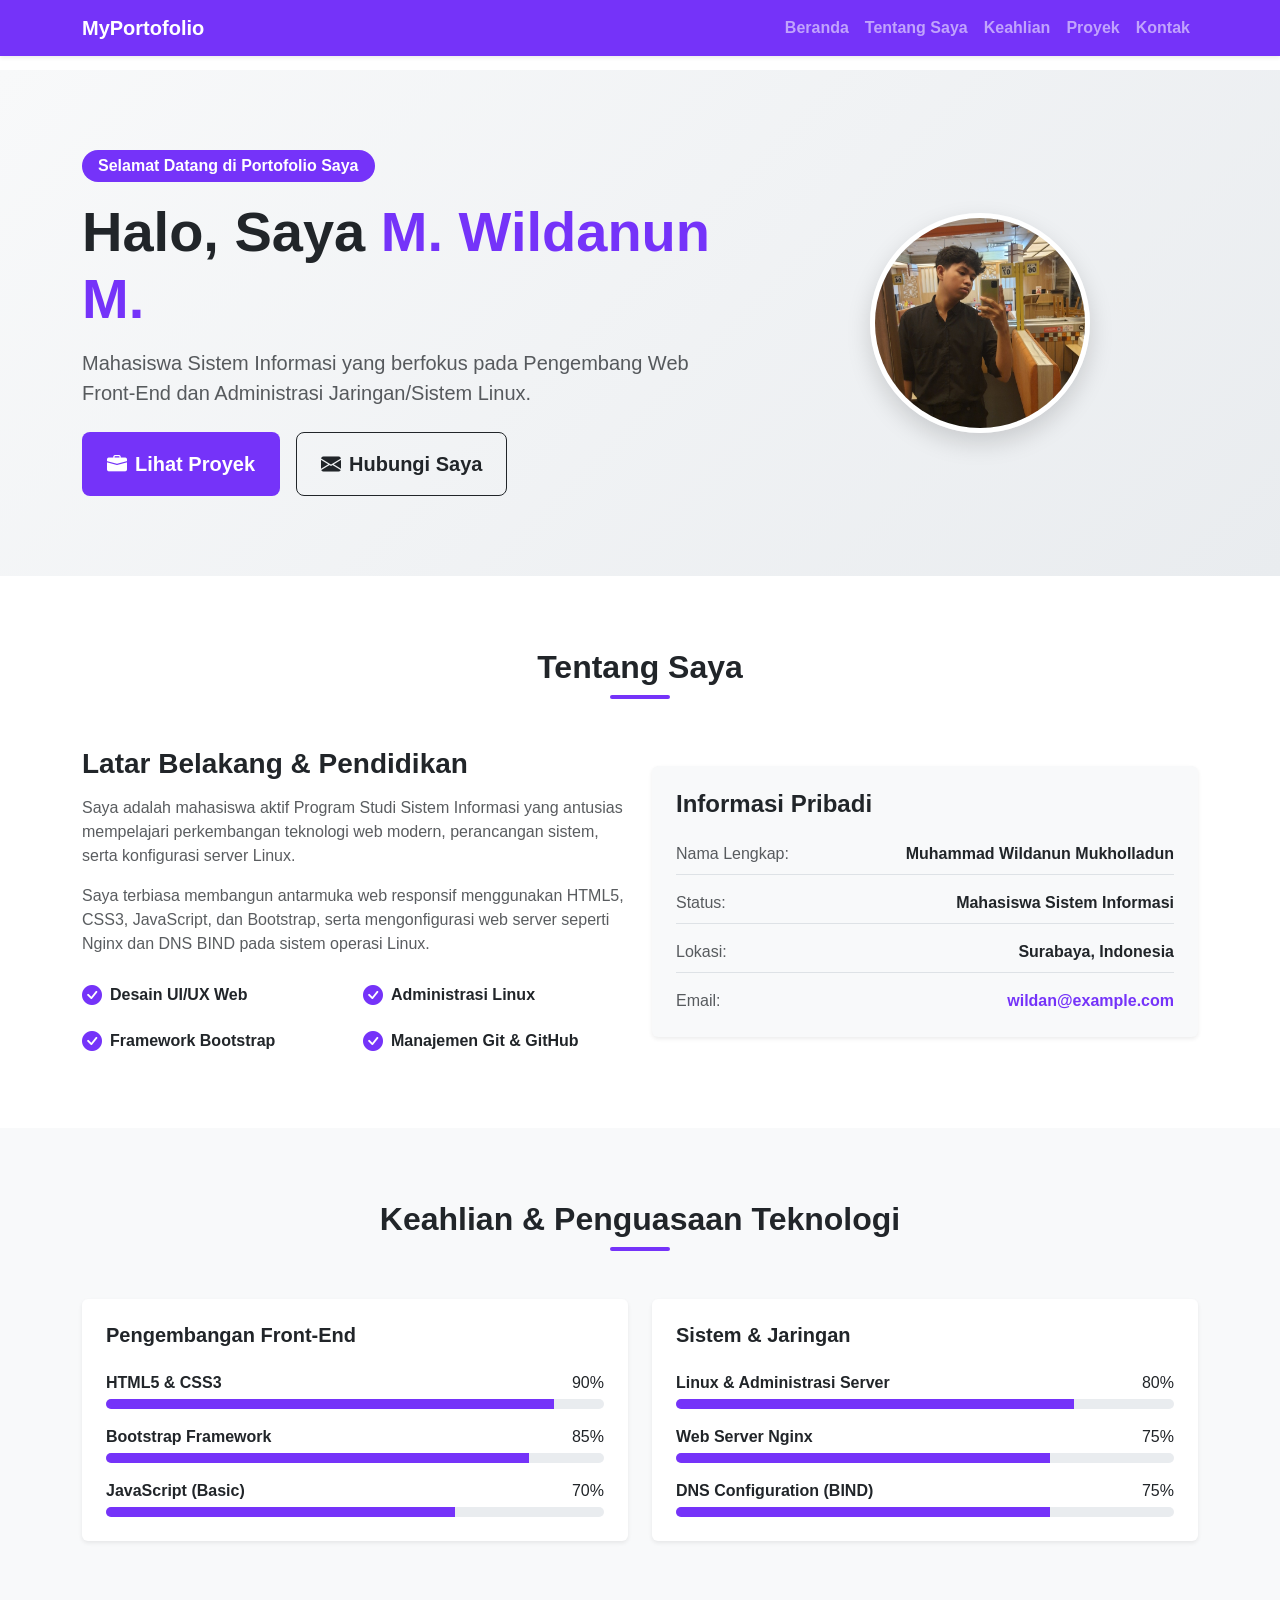
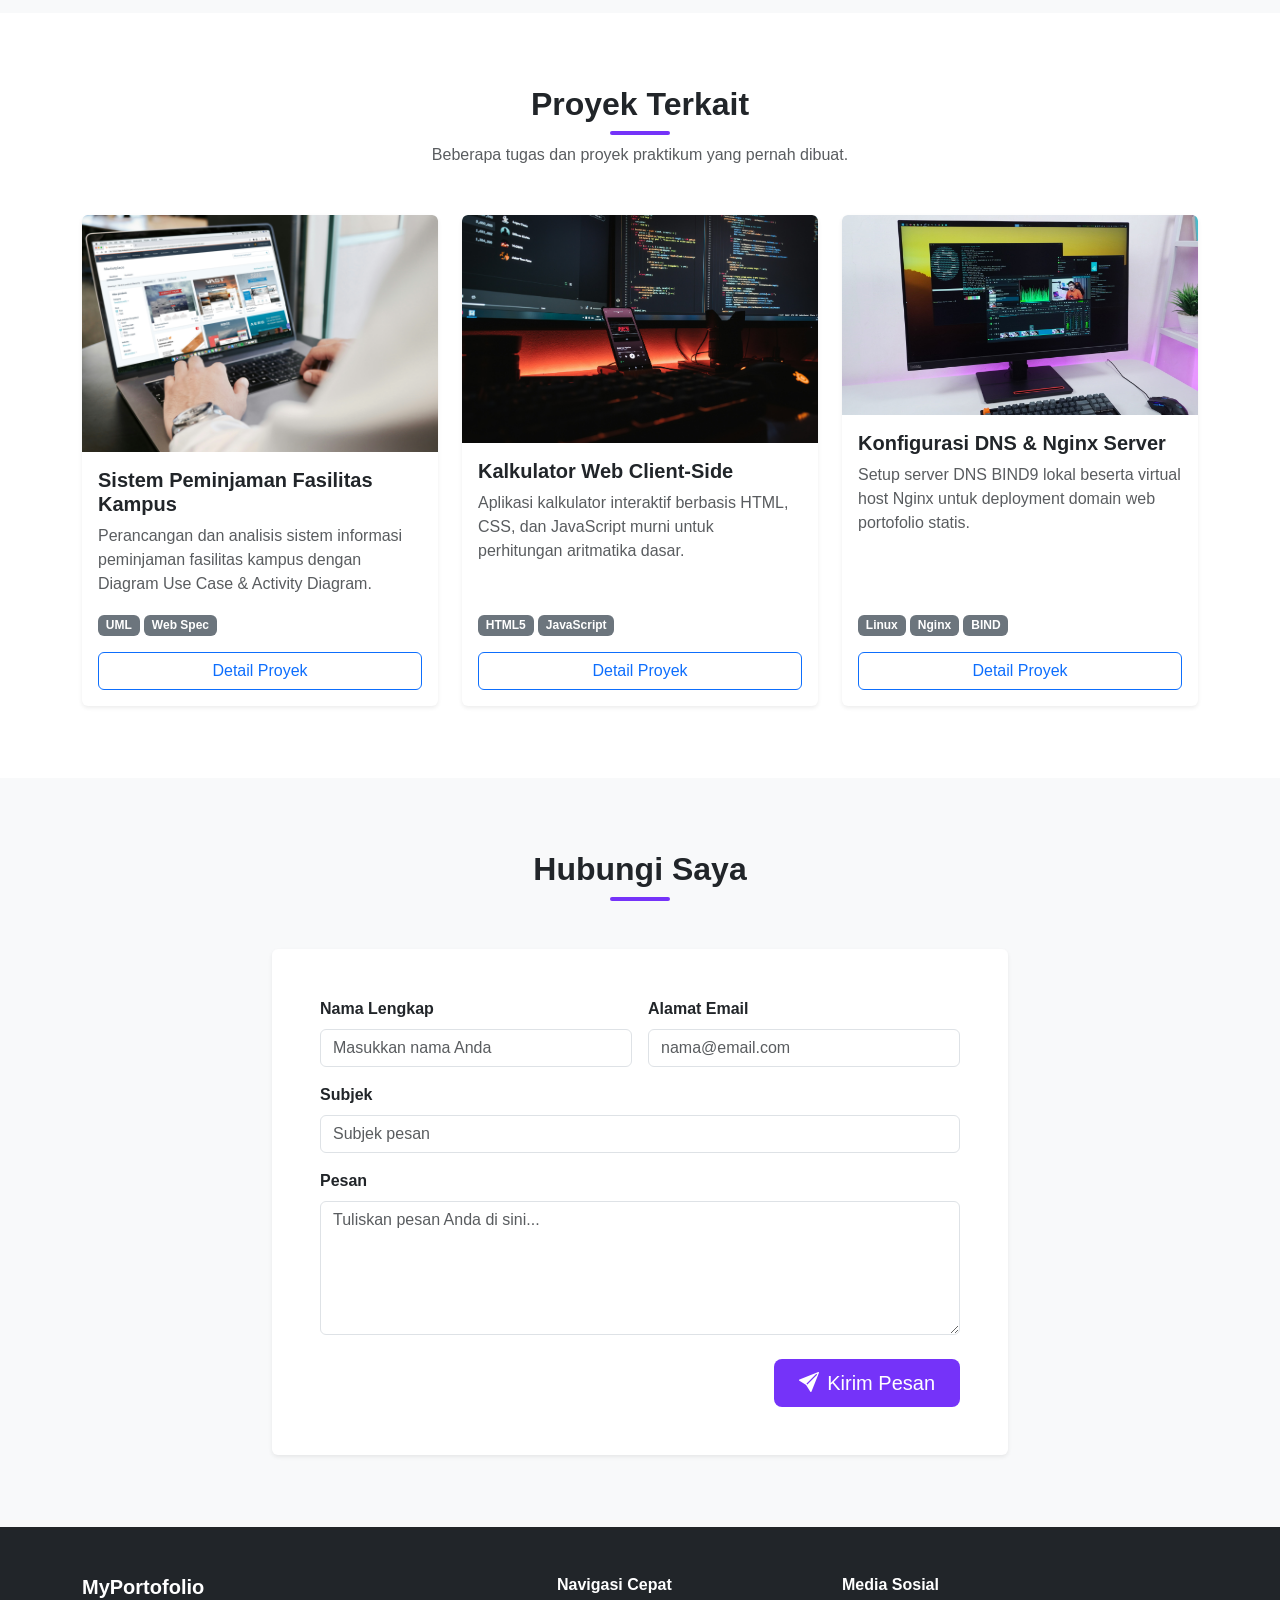
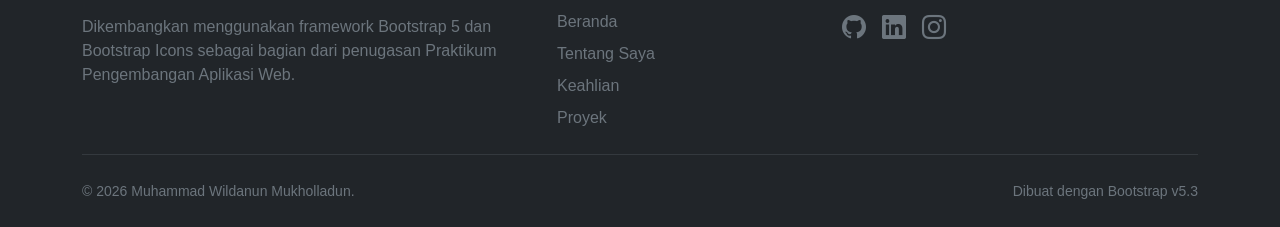
<file: index.html>
<!DOCTYPE html>
<html lang="id">
<head>
  <meta charset="UTF-8">
  <meta name="viewport" content="width=device-width, initial-scale=1.0">
  <title>Portofolio & Resume - M. Wildanun Mukholladun</title>
  
  <!-- Bootstrap 5 CSS CDN -->
  <link href="https://cdn.jsdelivr.net/npm/bootstrap@5.3.0/dist/css/bootstrap.min.css" rel="stylesheet">
  <!-- Bootstrap Icons CDN -->
  <link rel="stylesheet" href="https://cdn.jsdelivr.net/npm/bootstrap-icons@1.11.1/font/bootstrap-icons.css">
  <!-- CSS Kustom -->
  <link rel="stylesheet" href="assets/style.css">
</head>
<body data-bs-spy="scroll" data-bs-target="#navbar-example" data-bs-offset="80" tabindex="0">

  <!-- Container Penampung Section -->
  <div id="section-navbar"></div>
  <div id="section-hero"></div>
  <div id="section-about"></div>
  <div id="section-skill"></div>
  <div id="section-project"></div>
  <div id="section-contact"></div>
  <div id="section-footer"></div>

  <!-- JavaScript Penggabung File Komponen -->
  <script>
    async function loadComponent(elementId, filePath) {
      try {
        const response = await fetch(filePath);
        if (response.ok) {
          const content = await response.text();
          document.getElementById(elementId).innerHTML = content;
        } else {
          console.error(`Gagal memuat ${filePath}`);
        }
      } catch (error) {
        console.error(`Error memuat ${filePath}:`, error);
      }
    }

    document.addEventListener("DOMContentLoaded", async () => {
      await loadComponent("section-navbar", "components/navbar.html");
      await loadComponent("section-hero", "components/hero.html");
      await loadComponent("section-about", "components/about.html");
      await loadComponent("section-skill", "components/skill.html");
      await loadComponent("section-project", "components/project.html");
      await loadComponent("section-contact", "components/contact.html");
      await loadComponent("section-footer", "components/footer.html");
    });
  </script>

  <!-- Bootstrap 5 Bundle JS -->
  <script src="https://cdn.jsdelivr.net/npm/bootstrap@5.3.0/dist/js/bootstrap.bundle.min.js"></script>
</body>
</html>
</file>
<file: assets/style.css>
:root {
      --primary-color: #7533F9;
      --primary-hover: #5d24d6;
    }
    
    body {
      font-family: 'Segoe UI', Tahoma, Geneva, Verdana, sans-serif;
      padding-top: 70px;
    }

    /* Custom Theme Colors */
    .bg-purple {
      background-color: var(--primary-color) !important;
    }
    
    .btn-purple {
      background-color: var(--primary-color);
      color: #fff;
    }
    
    .btn-purple:hover {
      background-color: var(--primary-hover);
      color: #fff;
    }

    .text-purple {
      color: var(--primary-color) !important;
    }

    /* Hero Section */
    .hero-section {
      background: linear-gradient(135deg, #f8f9fa 0%, #e9ecef 100%);
      padding: 80px 0;
    }

    /* Avatar Statis (Tanpa Animasi) */
    .profile-avatar {
      width: 220px;
      height: 220px;
      object-fit: cover;
      border-radius: 50%;
      border: 5px solid #ffffff;
      box-shadow: 0 10px 25px rgba(0, 0, 0, 0.15);
    }

    /* Card Styling */
    .card-project {
      transition: transform 0.3s ease, box-shadow 0.3s ease;
    }

    .card-project:hover {
      transform: translateY(-5px);
      box-shadow: 0 10px 20px rgba(0, 0, 0, 0.12) !important;
    }

    /* Footer Hover Effects */
    #footer a {
      text-decoration: none;
      color: #6c757d;
      transition: color 0.2s ease;
    }

    #footer a:hover {
      color: var(--primary-color) !important;
      text-decoration: underline;
    }
</file>
